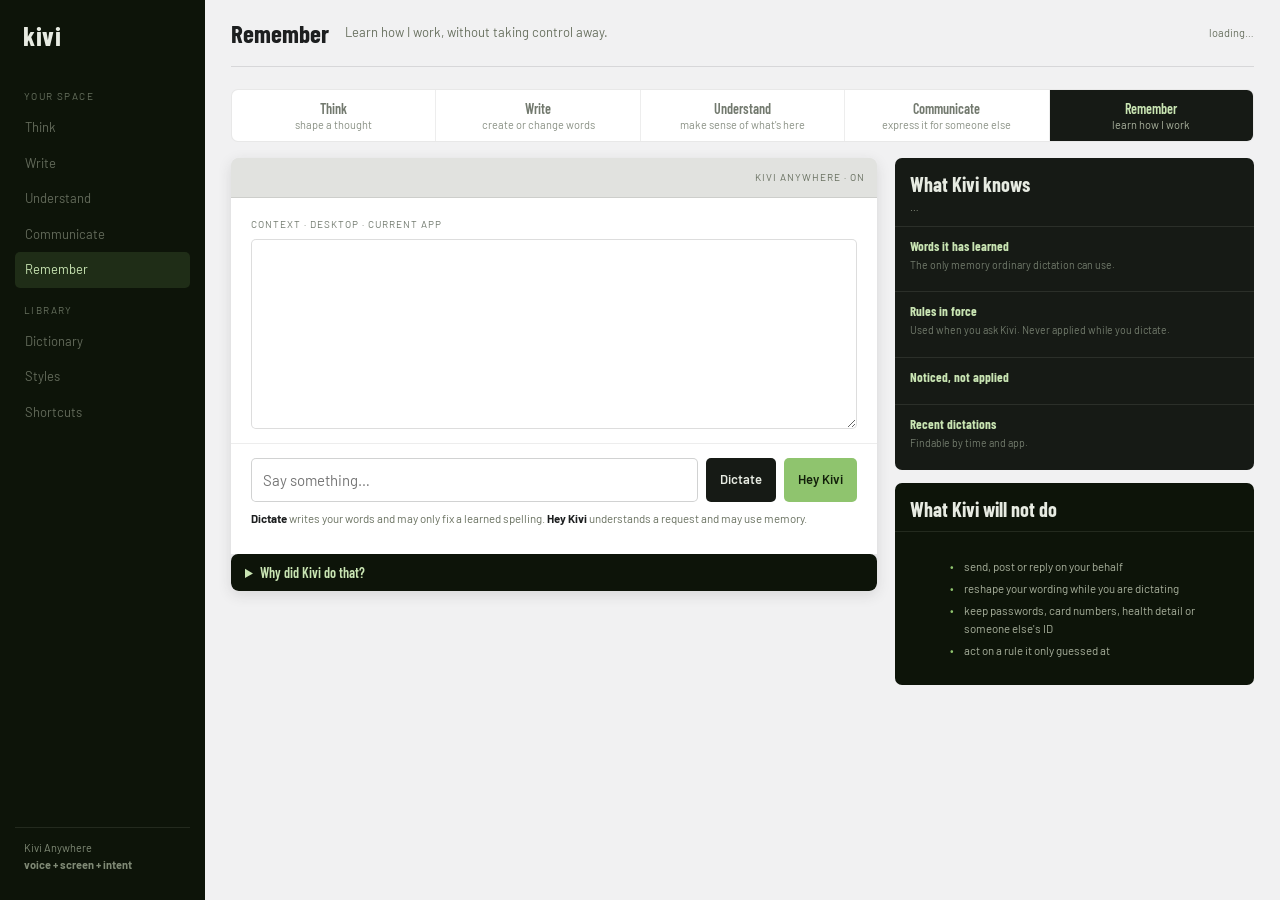
<file: web/index.html>
<!doctype html>
<html lang="en">
<head><meta charset="utf-8"><meta name="viewport" content="width=device-width,initial-scale=1"><title>Kivi · Remember</title><link rel="preconnect" href="https://fonts.googleapis.com"><link rel="preconnect" href="https://fonts.gstatic.com" crossorigin><link href="https://fonts.googleapis.com/css2?family=Barlow+Condensed:wght@600;700&family=Barlow:wght@400;500;600&display=swap" rel="stylesheet"><style>
:root{--green:#8fc46e;--green2:#c9e5b3;--ink:#1d1f20;--page:#f1f1f2;--surface:#e7e7e8;--dark:#161a15;--dark2:#1c211a;--dark3:#0d1409;--cream:#e7ebe2;--muted:#a9b19d;--muted2:#697160;--line:rgba(223,228,216,.1);--head:"Barlow Condensed",system-ui,sans-serif;--body:"Barlow",system-ui,sans-serif}*{box-sizing:border-box}body{margin:0;background:var(--page);color:var(--ink);font:15px/1.5 var(--body)}button,input,textarea{font:inherit}button{cursor:pointer}button:focus-visible,input:focus-visible,textarea:focus-visible{outline:2px solid var(--green);outline-offset:2px}.app{min-height:100vh;display:grid;grid-template-columns:205px 1fr}.nav{background:var(--dark3);color:var(--cream);padding:22px 15px 15px;display:flex;flex-direction:column}.brand{font:700 27px/1 var(--head);letter-spacing:.02em;margin:0 8px 25px}.label{font-size:10px;text-transform:uppercase;letter-spacing:.14em;color:#66705e;margin:15px 9px 6px}.navitem{border:0;background:transparent;color:#a9b19d;text-align:left;padding:8px 10px;border-radius:5px;font-size:13px}.navitem.active{background:rgba(143,196,110,.14);color:var(--green2)}.navitem.disabled{opacity:.55}.navfoot{margin-top:auto;border-top:1px solid var(--line);padding:12px 9px;color:#7f8975;font-size:11px}.main{padding:0 26px 38px;min-width:0}.top{height:67px;border-bottom:1px solid rgba(29,31,32,.12);display:flex;align-items:center;gap:16px}.top h1{font:700 25px/1 var(--head);margin:0}.top p{margin:0;color:var(--muted2);font-size:13px}.status{margin-left:auto;font-size:11px;color:var(--muted2)}.status b{color:var(--ink)}.intent{display:flex;align-items:center;margin:22px 0 16px;border:1px solid rgba(29,31,32,.1);background:#fff;border-radius:7px;overflow:hidden}.intent div{flex:1;padding:10px 11px;border-right:1px solid rgba(29,31,32,.08);font:600 14px var(--head);text-align:center;color:#72796e}.intent div:last-child{border:0}.intent .on{background:var(--dark);color:var(--green2)}.intent small{display:block;font:11px var(--body);margin-top:1px;color:#8a9185}.intent .on small{color:var(--muted)}.grid{display:grid;grid-template-columns:minmax(0,1.35fr) minmax(310px,.75fr);gap:18px;align-items:start}.desktop{background:var(--surface);border-radius:8px;box-shadow:0 4px 14px rgba(43,43,45,.13);overflow:hidden}.chrome{height:40px;background:#e1e2df;border-bottom:1px solid rgba(29,31,32,.1);display:flex;align-items:center;padding:0 12px;gap:5px}.appTab{border:0;background:transparent;color:#72796e;padding:5px 10px;border-radius:5px;font-size:12px}.appTab.on{background:var(--dark);color:var(--green2)}.anywhere{margin-left:auto;font-size:10px;letter-spacing:.1em;color:#687060}.work{background:#fff;padding:19px 20px 8px}.context{font-size:10px;text-transform:uppercase;letter-spacing:.1em;color:#737b70;margin-bottom:7px}.doc{width:100%;min-height:190px;resize:vertical;border:1px solid rgba(29,31,32,.15);border-radius:5px;padding:13px;font-size:15px;line-height:1.6;color:var(--ink);background:#fff}.doc.hasSel{border-color:#6d8f52;box-shadow:0 0 0 2px rgba(143,196,110,.12)}.selectionNote{display:none;font-size:11px;color:#557043;margin-top:5px}.selectionNote.show{display:block}.voice{background:#fff;border-top:1px solid rgba(29,31,32,.08);padding:14px 20px 18px}.row{display:flex;gap:8px}.row input{flex:1;min-width:0;border:1px solid rgba(29,31,32,.2);border-radius:5px;padding:10px 11px;background:#fff}.btn{border:0;border-radius:5px;padding:10px 14px;font-weight:600;font-size:13px}.dark{background:var(--dark);color:var(--cream)}.green{background:var(--green);color:#12200a}.hint{margin:8px 0 0;font-size:11.5px;color:var(--muted2)}.hint b{color:var(--ink)}.examples{display:flex;flex-wrap:wrap;gap:6px;margin-top:9px}.chip{border:1px dashed rgba(29,31,32,.22);background:transparent;border-radius:13px;padding:4px 9px;font-size:11px;color:#687060}.chip:hover{border-style:solid;color:var(--ink)}.panel{margin:0 20px 18px;background:var(--dark);color:var(--cream);border-radius:7px;overflow:hidden;box-shadow:0 10px 28px rgba(43,43,45,.2)}.panelHead{display:flex;align-items:center;gap:9px;padding:11px 14px;border-bottom:1px solid var(--line)}.dot{width:14px;height:14px;border-radius:50%;background:var(--green);position:relative}.dot:after{content:"";position:absolute;inset:4px;background:var(--dark3);border-radius:50%}.panelHead strong{font:700 17px var(--head)}.panelMeta{margin-left:auto;color:var(--muted);font-size:10px;letter-spacing:.07em}.panelBody{padding:13px 14px;display:grid;gap:10px}.quote{border:1px solid rgba(143,196,110,.22);background:rgba(143,196,110,.08);padding:9px 11px;border-radius:5px}.out{background:var(--dark2);padding:10px 11px;border-radius:5px;white-space:pre-wrap}.old{font-size:12px;color:var(--muted);text-decoration:line-through}.tags{display:flex;flex-wrap:wrap;gap:5px}.tag{font-size:10.5px;padding:3px 8px;border-radius:10px;background:rgba(143,196,110,.15);color:var(--green2)}.warn{background:rgba(226,211,168,.14);color:#e2d3a8}.panelFoot{border-top:1px solid var(--line);padding:10px 14px;display:flex;gap:7px;align-items:center}.note{font-size:11px;color:var(--muted);margin-right:auto}.opt{background:transparent;color:var(--cream);border:1px solid rgba(223,228,216,.25);border-radius:14px;padding:5px 11px;font-size:11px}.opt:hover{border-color:var(--green);color:var(--green2)}.side{display:grid;gap:13px}.card{background:var(--dark);color:var(--cream);border-radius:7px;overflow:hidden}.cardHead{padding:14px 15px 10px}.card h2{margin:0;font:700 20px var(--head);color:var(--cream)}.cardHead p{margin:3px 0 0;font-size:11px;color:var(--muted)}.group{border-top:1px solid var(--line);padding:11px 15px}.group h3{margin:0 0 3px;font:700 13px var(--head);color:var(--green2)}.sub{margin:0 0 8px;font-size:10.5px;color:#737c6d}.item{padding:8px 0;border-bottom:1px solid rgba(223,228,216,.07)}.item:last-child{border:0}.body{font-size:13px;color:var(--cream)}.meta{font-size:10.5px;color:var(--muted);margin-top:2px}.acts{display:flex;gap:5px;margin-top:6px;flex-wrap:wrap}.mini{border:0;background:rgba(223,228,216,.08);color:var(--cream);border-radius:11px;padding:4px 9px;font-size:10.5px}.mini.go{background:var(--green);color:#12200a;font-weight:600}.word{display:flex;gap:8px;align-items:baseline;padding:6px 0;border-bottom:1px solid rgba(223,228,216,.07);font-size:12px}.word .from{text-decoration:line-through;color:var(--muted)}.word .to{color:var(--green2)}.empty{font-size:11px;color:#687060;padding:3px 0}.limits{background:var(--dark3)}.limits li{font-size:11.5px;color:var(--muted);margin:5px 0;padding-left:14px;list-style:none;position:relative}.limits li:before{content:"•";position:absolute;left:0;color:var(--green)}.why{margin-top:0;background:var(--dark3);color:var(--muted);border-radius:7px}.why summary{cursor:pointer;padding:10px 14px;font:600 14px var(--head);color:var(--green2)}.step{padding:7px 14px;border-top:1px solid var(--line);font-size:10px}.step b{color:var(--green2);margin-right:5px}.step span{color:#747e70}@media(max-width:1050px){.app{grid-template-columns:1fr}.nav{display:none}.grid{grid-template-columns:1fr}.main{padding:0 14px 30px}.intent div{font-size:12px}.intent small{font-size:9px}}
</style></head>
<body><div class="app"><nav class="nav"><div class="brand">kivi</div><div class="label">your space</div><button class="navitem disabled">Think</button><button class="navitem disabled">Write</button><button class="navitem disabled">Understand</button><button class="navitem disabled">Communicate</button><button class="navitem active">Remember</button><div class="label">library</div><button class="navitem disabled">Dictionary</button><button class="navitem disabled">Styles</button><button class="navitem disabled">Shortcuts</button><div class="navfoot">Kivi Anywhere<br><b>voice + screen + intent</b></div></nav><main class="main"><header class="top"><h1>Remember</h1><p>Learn how I work, without taking control away.</p><div class="status" id="status">loading…</div></header><div class="intent"><div>Think<small>shape a thought</small></div><div>Write<small>create or change words</small></div><div>Understand<small>make sense of what's here</small></div><div>Communicate<small>express it for someone else</small></div><div class="on">Remember<small>learn how I work</small></div></div><div class="grid"><section class="desktop"><div class="chrome"><div id="apps"></div><div class="anywhere">KIVI ANYWHERE · ON</div></div><div class="work"><div class="context">context · desktop · current app</div><textarea id="doc" class="doc" spellcheck="false"></textarea><div id="selectionNote" class="selectionNote">Green selection · voice will use this as context</div></div><div class="voice"><div class="row"><input id="utter" placeholder="Say something…" autocomplete="off"><button class="btn dark" id="dictate">Dictate</button><button class="btn green" id="ask">Hey Kivi</button></div><div class="hint"><b>Dictate</b> writes your words and may only fix a learned spelling. <b>Hey Kivi</b> understands a request and may use memory.</div><div class="examples" id="examples"></div></div><div id="panel"></div><details class="why"><summary>Why did Kivi do that?</summary><div id="whyBody"></div></details></section><aside class="side"><section class="card"><div class="cardHead"><h2>What Kivi knows</h2><p id="counts">…</p></div><div class="group"><h3>Words it has learned</h3><p class="sub">The only memory ordinary dictation can use.</p><div id="facts"></div></div><div class="group"><h3>Rules in force</h3><p class="sub">Used when you ask Kivi. Never applied while you dictate.</p><div id="rules"></div></div><div class="group"><h3>Noticed, not applied</h3><p class="sub" id="gate"></p><div id="observed"></div></div><div class="group"><h3>Recent dictations</h3><p class="sub">Findable by time and app.</p><div id="episodes"></div></div></section><section class="card limits"><div class="cardHead"><h2>What Kivi will not do</h2></div><div class="group"><ul><li>send, post or reply on your behalf</li><li>reshape your wording while you are dictating</li><li>keep passwords, card numbers, health detail or someone else's ID</li><li>act on a rule it only guessed at</li></ul></div></section></aside></div></main></div>
<script>
const APPS=['Slack','Gmail','WhatsApp','Cursor','Notion'];const DOCS={Slack:'Numbers for the Sharvam pilot are in the sheet.',Gmail:"hey sir sorry to bother you again but i still haven't got the dataset access, can you check when you get time, sorry again",WhatsApp:'Saturday evening free-ah irukken.',Cursor:'def transcribe(chunk, lang=None):\n    audio = decode(chunk)\n    return model.decode(audio, lang)',Notion:'The implementation requires significant engineering effort and may not be practical within the current timeline, so we have decided to report both the full system and a reduced variant instead.'};const EX=[['ask',"find the dictation I did around 5 PM yesterday in Slack and polish it for the meeting I'm walking into"],['dictate','no — Sarvam AI, not Sharvam'],['ask','remember that I keep emails to three sentences'],['ask','make this more concise but keep the technical meaning'],['ask','what rules are you following for my emails'],['ask','remember that my portal password is kivi@2026'],['ask','send this to him']];let app='Slack';const $=id=>document.getElementById(id);const esc=s=>(s??'').replace(/[&<>\"]/g,c=>({'&':'&amp;','<':'&lt;','>':'&gt;','\"':'&quot;'}[c]||c));const when=ts=>new Date(ts*1000).toLocaleString(undefined,{weekday:'short',hour:'2-digit',minute:'2-digit'});async function api(path,body){const r=await fetch(path,body?{method:'POST',headers:{'Content-Type':'application/json'},body:JSON.stringify(body)}:{});return r.json()}
function drawApps(){$('apps').innerHTML=APPS.map(a=>`<button class="appTab ${a===app?'on':''}" data-app="${a}">${a}</button>`).join('');document.querySelectorAll('.appTab').forEach(b=>b.onclick=()=>{app=b.dataset.app;$('doc').value=DOCS[app]||'';drawApps()})}function drawExamples(){$('examples').innerHTML=EX.map(([k,t],i)=>`<button class="chip" data-i="${i}">${k==='ask'?'Hey Kivi':'Dictate'} · ${esc(t.length>54?t.slice(0,54)+'…':t)}</button>`).join('');document.querySelectorAll('.chip').forEach(b=>b.onclick=()=>{const[k,t]=EX[b.dataset.i];$('utter').value=t;(k==='ask'?ask:dictate)()})}function selection(){const d=$('doc');return d.selectionStart!==d.selectionEnd?d.value.slice(d.selectionStart,d.selectionEnd):''}$('doc').addEventListener('select',()=>{const has=!!selection();$('doc').classList.toggle('hasSel',has);$('selectionNote').classList.toggle('show',has)});function panel(title,meta,body,foot){$('panel').innerHTML=`<div class="panel"><div class="panelHead"><span class="dot"></span><strong>${esc(title)}</strong><span class="panelMeta">${esc(meta||'')}</span></div><div class="panelBody">${body}</div>${foot?`<div class="panelFoot">${foot}</div>`:''}</div>`}function showWhy(t){if(!t){$('whyBody').innerHTML='';return}$('whyBody').innerHTML=`<div class="step"><b>trace</b><span>${esc(t.id)} · ${t.latency_ms}ms · ${esc(t.outcome)} · ${t.usage.calls} model call(s) · $${t.usage.cost_usd}</span></div>`+(t.steps||[]).map(s=>`<div class="step"><b>${esc(s.stage)}</b><span>${esc(JSON.stringify(s.detail))}</span></div>`).join('')}
async function dictate(){const text=$('utter').value.trim();if(!text)return;const r=await api('/api/dictate',{app,text,formatted:text});$('doc').value=($('doc').value?'$('doc').value+' ':'')+r.text;let corr=(r.corrections||[]).map(c=>`<span class="tag">${esc(c.wrong)} → ${esc(c.right)}</span>`).join('');let learned=[...(r.learned?.created||[]),...(r.learned?.reinforced||[])].filter(m=>m.kind!=='episode').map(m=>`<div class="item"><div class="body">${esc(m.body)}</div><div class="meta">${m.status==='active'?'in force now':'noticed only'} · ${esc(m.reason||'')}</div></div>`).join('');let ignored=(r.learned?.ignored||[]).map(i=>`<span class="tag warn">${esc(i.reason)}</span>`).join('');panel('Dictated into '+app,'reads: learned words only',`<div class="out">${esc(r.text)}</div>${r.was?`<div class="old">${esc(r.was)}</div>`:''}${corr?`<div class="tags">${corr}</div>`:''}${learned?`<div>${learned}</div>`:''}${ignored?`<div class="tags">${ignored}</div>`:''}`,`<span class="note">Written into the field. Kivi did not reshape your wording.</span>`);showWhy(r.trace);$('utter').value='';refresh()}
async function ask(){const text=$('utter').value.trim();if(!text)return;const sel=selection()||$('doc').value;const r=await api('/api/ask',{app,text,selection:sel});renderAnswer(text,r);showWhy(r.trace);$('utter').value='';refresh()}
function renderAnswer(said,r){const q=`<div class="quote">“${esc(said)}”</div>`;const meta=`${esc((r.intent||'').replace('_',' '))}${r.confidence!=null?' · '+Math.round(r.confidence*100)+'%':''}`;if(r.status==='unclear'||r.status==='ambiguous'){const opts=(r.options||[]).map(o=>`<button class="opt" data-fill="${esc(typeof o==='string'?o:o.body)}">${esc(typeof o==='string'?o:o.body.slice(0,60))}</button>`).join('');panel('Kivi is asking',meta,`${q}<div class="out">${esc(r.say||'Which did you mean?')}</div>${r.reason?`<div class="tags"><span class="tag warn">${esc(r.reason)}</span></div>`:''}${opts?`<div class="tags">${opts}</div>`:''}`,`<span class="note">Kivi asks rather than guessing.</span>`);document.querySelectorAll('[data-fill]').forEach(b=>b.onclick=()=>{$('utter').value=b.dataset.fill;$('utter').focus()});return}if(r.status==='declined'){panel('Kivi declined',meta,`${q}<div class="out">${esc(r.say)}</div>`,`<span class="note">Some things are never stored.</span>`);return}if(r.status==='found'||r.status==='found_and_reshaped'){const ep=r.episode||{},rs=r.reshaped;panel('Found it',meta,`${q}<div class="out">${esc(ep.body||'')}</div><div class="tags"><span class="tag">${esc(ep.scope_app||'')}</span><span class="tag">${when(ep.created_ts)}</span></div>${rs?`<div class="out">${esc(rs.after)}</div><div class="tags">${(rs.applied||[]).map(a=>`<span class="tag">${esc(a)}</span>`).join('')}</div>`:''}`,rs?`<span class="note">Nothing has changed in the app yet.</span><button class="opt" id="apply">Apply</button>`:`<span class="note">Nothing sent.</span>`);const b=$('apply');if(b)b.onclick=()=>{$('doc').value=rs.after;b.textContent='Applied'};return}if(r.status==='drafted'){const body=r.draft||r.after||'';panel(r.recipient?'Draft to '+r.recipient:'Rewritten',meta,`${q}${r.before?`<div class="old">${esc(r.before)}</div>`:''}<div class="out">${esc(body)}</div><div class="tags">${(r.applied||[]).map(a=>`<span class="tag">${esc(a)}</span>`).join('')||'<span class="tag warn">no rule changed anything</span>'}</div>`,`<span class="note">${esc(r.note||'Nothing has changed in the app yet.')}</span><button class="opt" id="apply">Apply</button>`);$('apply').onclick=()=>{$('doc').value=body;$('apply').textContent='Applied'};return}if(r.status==='answered'){const list=(a,l)=>a?.length?`<div class="item"><b>${l}</b></div>`+a.map(x=>`<div class="item"><div class="body">${esc(x.body)}</div></div>`).join(''):'';panel('What Kivi is going by',meta,`${q}${list(r.active,'In force')}${list(r.observed,'Noticed only')}`,`<span class="note">Change these on the right.</span>`);return}panel('Kivi',meta,`${q}<div class="out">${esc(r.say||'Nothing to show.')}</div>`,`<span class="note">Try widening the time, or naming the app.</span>`)}
async function refresh(){const d=await api('/api/memory');const c=d.counts,m=d.memory;$('counts').textContent=`${c.facts} words · ${c.rules_active} rules in force · ${c.rules_observed} noticed · ${c.episodes} dictations`;$('status').innerHTML=`<b>${c.episodes}</b> dictations · memory on`;$('gate').textContent=`An inferred rule needs ${d.policy.promotion_observations} sightings, or your confirmation.`;$('facts').innerHTML=m.fact.length?m.fact.map(f=>`<div class="word"><span class="from">${esc(f.payload?.wrong||'')}</span><span class="to">${esc(f.payload?.right||f.body)}</span><button class="mini" style="margin-left:auto" data-forget="${f.id}">forget</button></div>`).join(''):'<div class="empty">Nothing yet. Correct a word while dictating.</div>';const active=m.preference.filter(p=>p.status==='active'),obs=m.preference.filter(p=>p.status==='observed');$('rules').innerHTML=active.length?active.map(p=>`<div class="item"><div class="body">${esc(p.body)}</div><div class="meta">${esc(p.origin==='taught'?'you told Kivi':'learned from you')} · used ${p.use_count}×</div><div class="acts"><button class="mini" data-forget="${p.id}">forget</button><button class="mini" data-history="${p.id}">where from</button></div></div>`).join(''):'<div class="empty">No rules yet. Say “remember that…”</div>';$('observed').innerHTML=obs.length?obs.map(p=>`<div class="item"><div class="body">${esc(p.body)}</div><div class="meta">${esc(p.reason||'')}${p.needs?` · ${p.needs} more sighting${p.needs>1?'s':''}`:''}</div><div class="acts"><button class="mini go" data-confirm="${p.id}">Make it a rule</button><button class="mini" data-reject="${p.id}">Not a rule</button></div></div>`).join(''):'<div class="empty">Nothing pending.</div>';$('episodes').innerHTML=m.episode.slice(0,6).map(e=>`<div class="item"><div class="body">${esc(e.body.slice(0,90))}${e.body.length>90?'…':''}</div><div class="meta">${esc(e.app||'')} · ${when(e.created_ts)}</div></div>`).join('')||'<div class="empty">Nothing dictated yet.</div>';document.querySelectorAll('[data-confirm]').forEach(b=>b.onclick=async()=>{await api('/api/memory/'+b.dataset.confirm+'/confirm',{});refresh()});document.querySelectorAll('[data-reject]').forEach(b=>b.onclick=async()=>{await api('/api/memory/'+b.dataset.reject+'/reject',{});refresh()});document.querySelectorAll('[data-forget]').forEach(b=>b.onclick=async()=>{await api('/api/memory/'+b.dataset.forget+'/forget',{});refresh()});document.querySelectorAll('[data-history]').forEach(b=>b.onclick=async()=>{const h=await api('/api/memory/'+b.dataset.history+'/history');panel('Where this came from',h.memory.kind,`<div class="out">${esc(h.memory.body)}</div>${h.source?`<div class="quote">“${esc(h.source.raw_asr)}”</div><div class="tags"><span class="tag">${esc(h.source.app)}</span><span class="tag">${when(h.source.ts)}</span></div>`:''}${(h.events||[]).map(e=>`<div class="meta">${esc(e.event)} · ${esc(e.detail||'')}</div>`).join('')}`,`<span class="note">Every memory keeps the sentence it came from.</span>`)})}
$('dictate').onclick=dictate;$('ask').onclick=ask;$('utter').addEventListener('keydown',e=>{if(e.key==='Enter')e.shiftKey?dictate():ask()});drawApps();drawExamples();$('doc').value=DOCS[app];refresh();
</script></body></html>
</file>
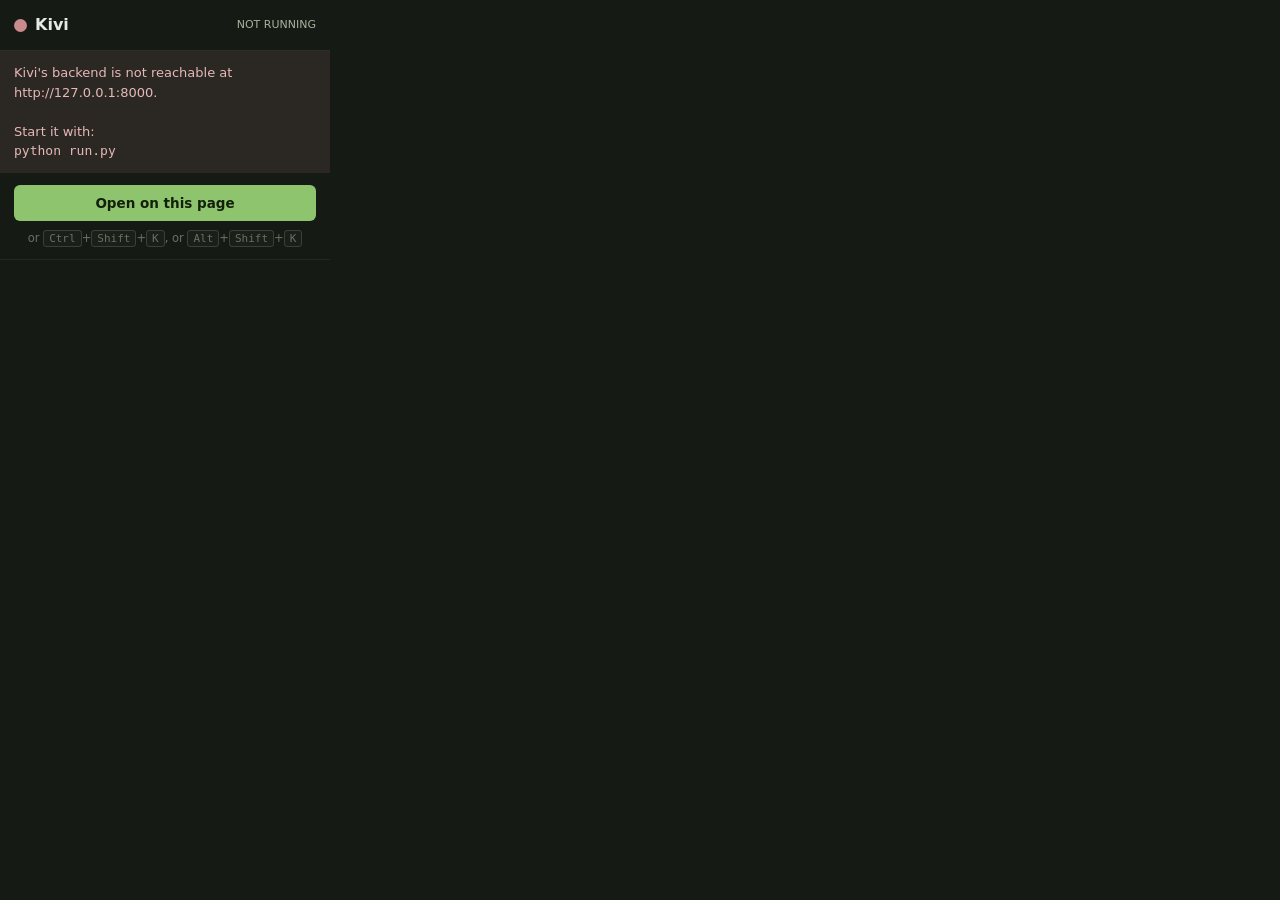
<file: extension/popup.html>
<!DOCTYPE html>
<html lang="en">
<head><meta charset="utf-8"><style>
:root{color-scheme:dark} body{margin:0;width:330px;background:#161a15;color:#dfe4d8;font-family:-apple-system,system-ui,sans-serif;font-size:14px;line-height:1.5} header{display:flex;align-items:center;gap:8px;padding:13px 14px;border-bottom:1px solid rgba(223,228,216,.1)} .dot{width:13px;height:13px;border-radius:50%;background:#6a7161}.dot.on{background:#8fc46e}.dot.off{background:#c98b8b} b{font-size:16px;color:#e7ebe2}.state{margin-left:auto;font-size:11px;color:#a9b19d;text-transform:uppercase} section{padding:12px 14px;border-bottom:1px solid rgba(223,228,216,.07)} h3{margin:0 0 6px;font-size:12px;color:#c9e5b3} p{margin:0;font-size:12.5px;color:#a9b19d}.nums{display:flex;gap:14px;margin-top:8px}.num{font-size:20px;color:#e7ebe2}.num span{display:block;font-size:11px;color:#6a7161;text-transform:uppercase}.li{margin-top:6px;padding:7px 9px;border-radius:5px;background:#1b1f19;font-size:13px}.err{padding:12px 14px;background:rgba(226,168,168,.1);color:#e6b8b8;font-size:13px}button{width:100%;border:0;border-radius:6px;padding:10px;cursor:pointer;background:#8fc46e;color:#12200a;font-weight:600;font-size:13.5px;font-family:inherit}.kbd{font-size:11.5px;color:#6a7161;margin-top:9px;text-align:center}.kbd kbd{background:#1b1f19;border:1px solid rgba(223,228,216,.16);border-radius:3px;padding:1px 5px;font-size:11px}
</style></head>
<body><header><span class="dot" id="dot"></span><b>Kivi</b><span class="state" id="state">checking...</span></header><div id="body"></div><section><button id="open">Open on this page</button><p class="kbd">or <kbd>Ctrl</kbd>+<kbd>Shift</kbd>+<kbd>K</kbd>, or <kbd>Alt</kbd>+<kbd>Shift</kbd>+<kbd>K</kbd></p></section><script src="popup.js"></script></body></html>
</file>
